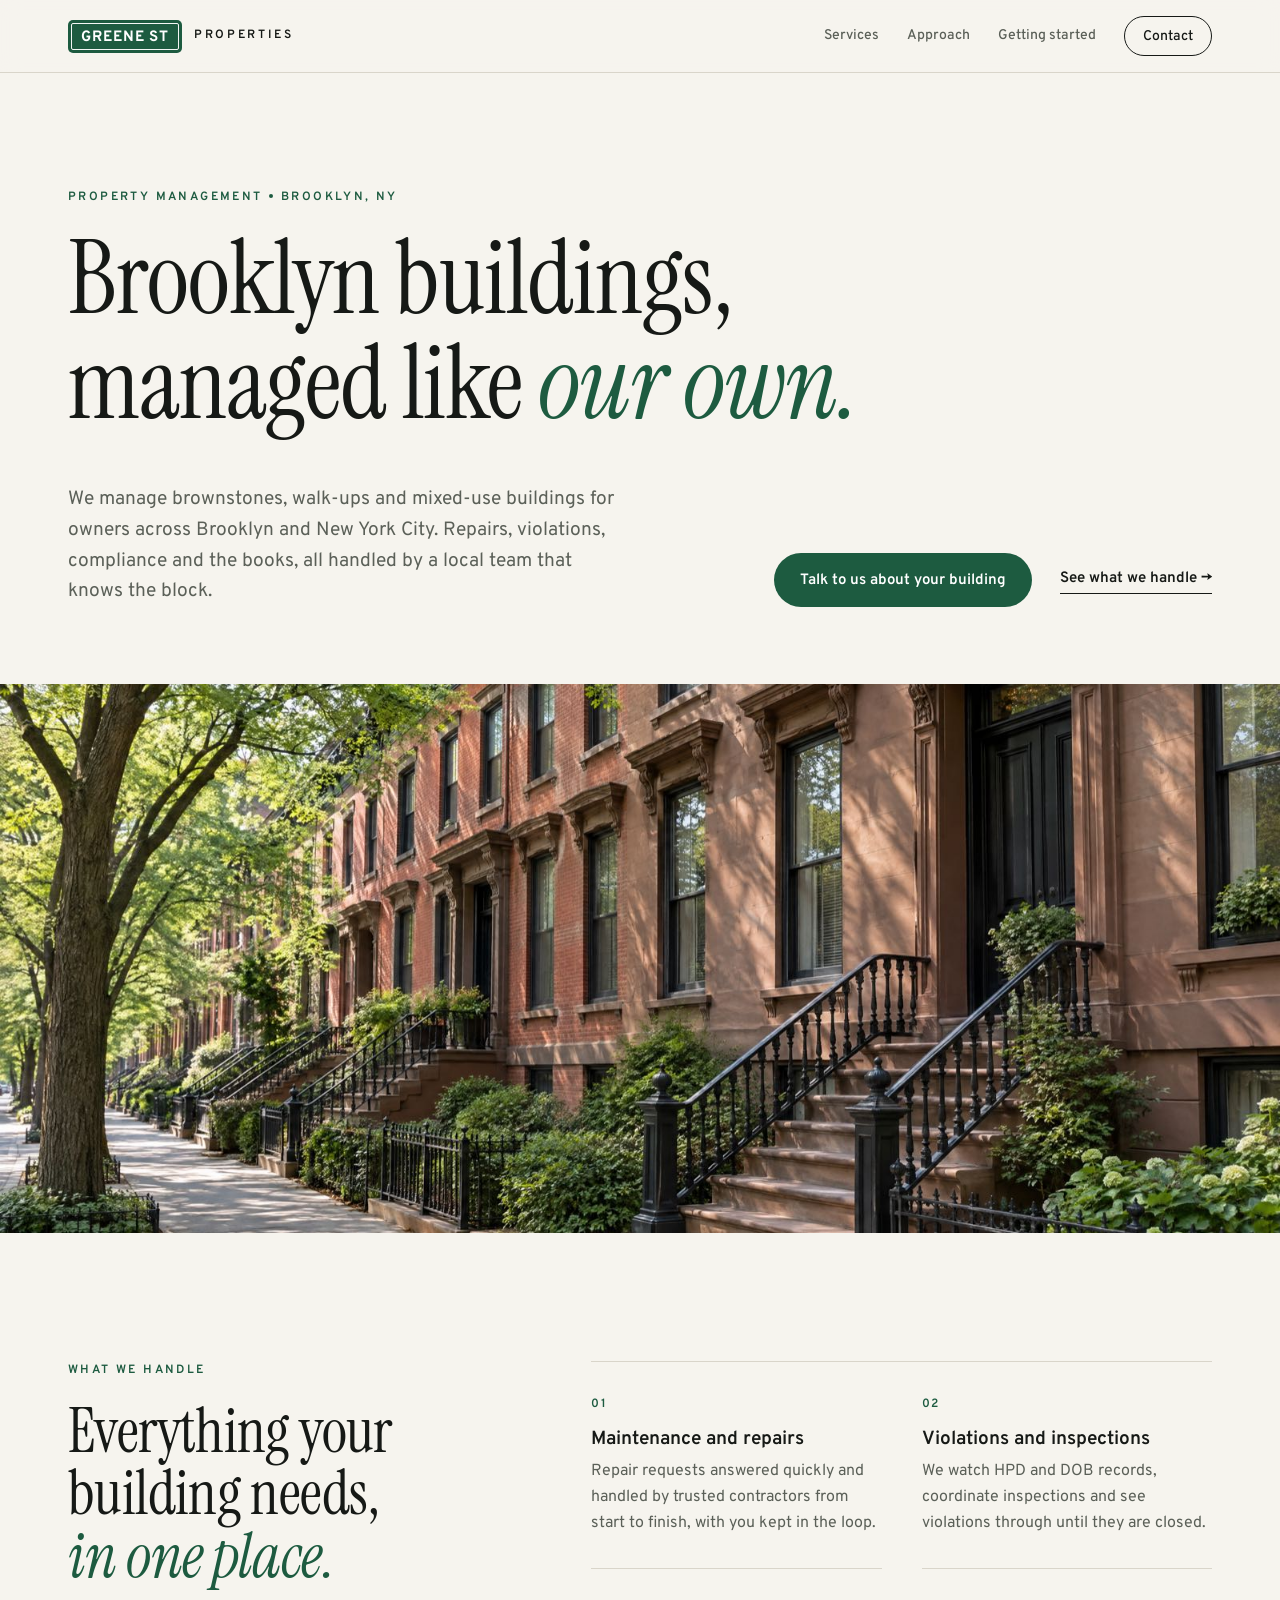
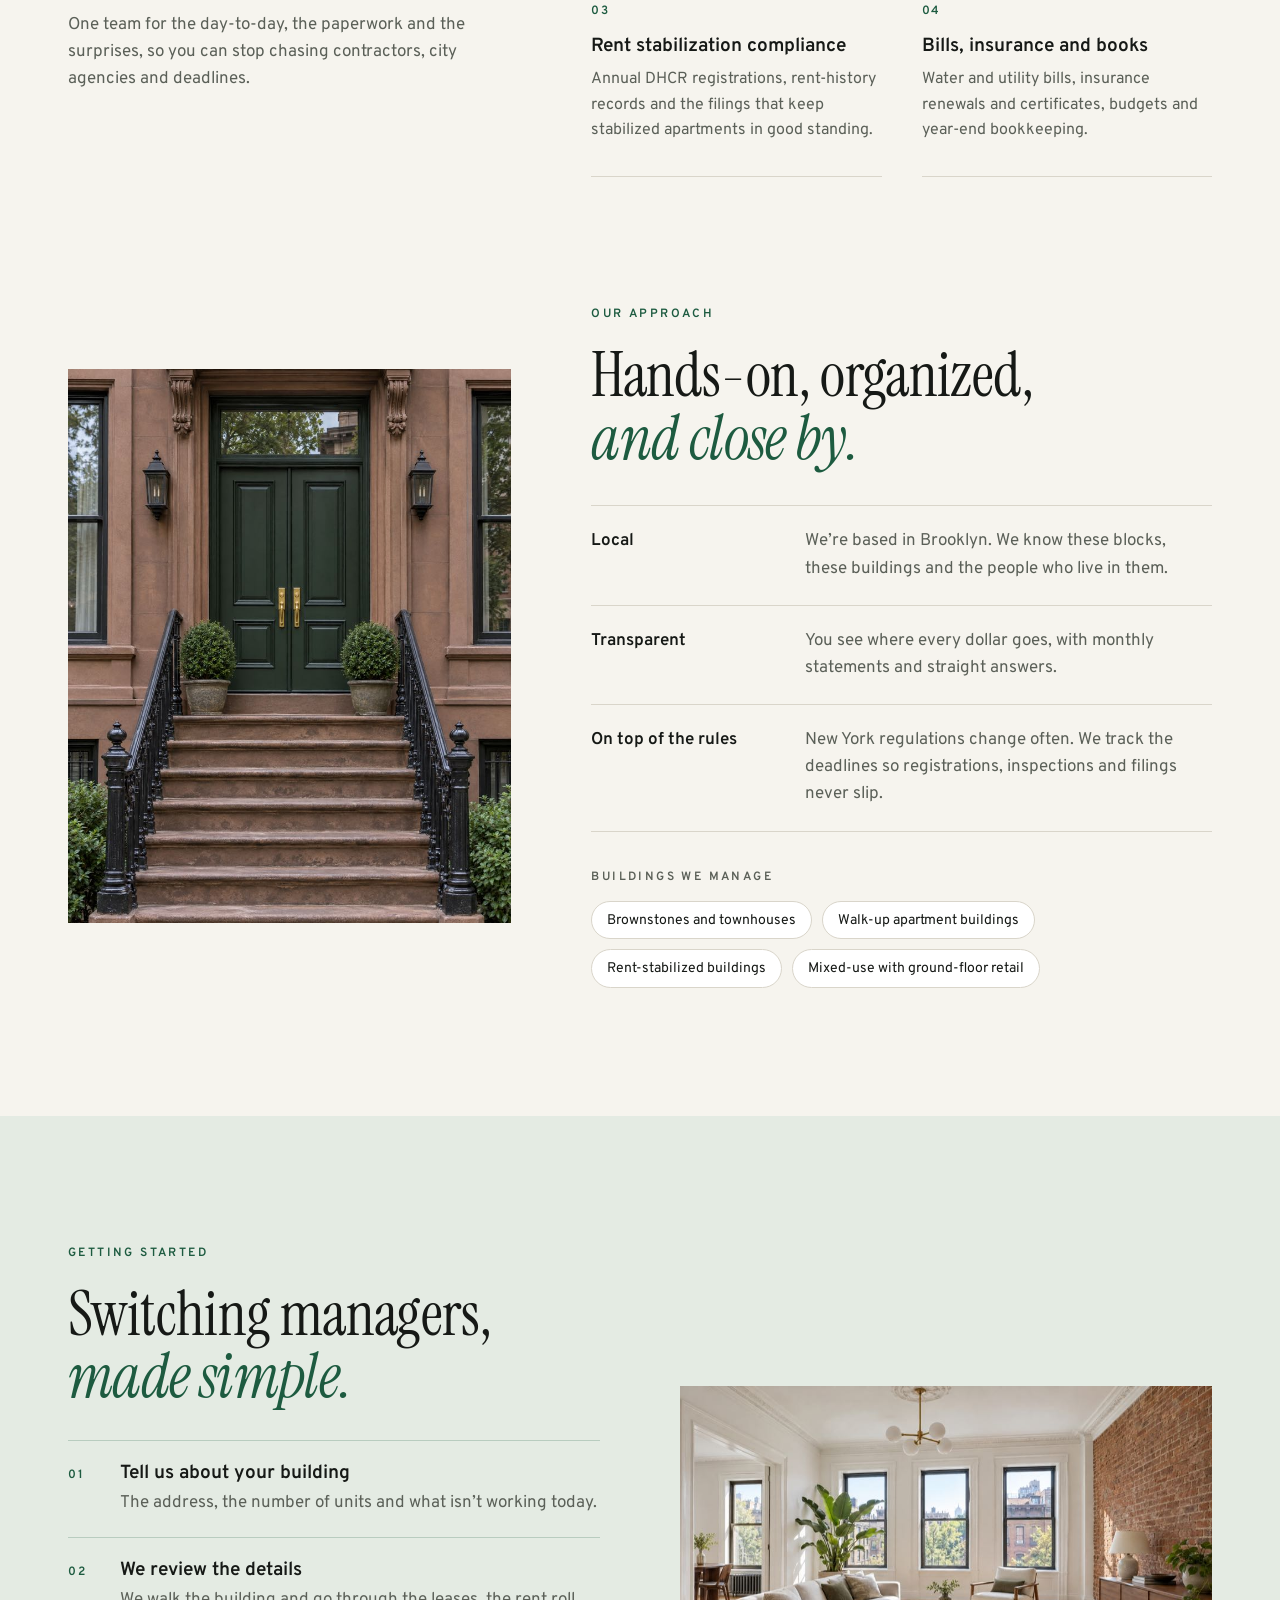
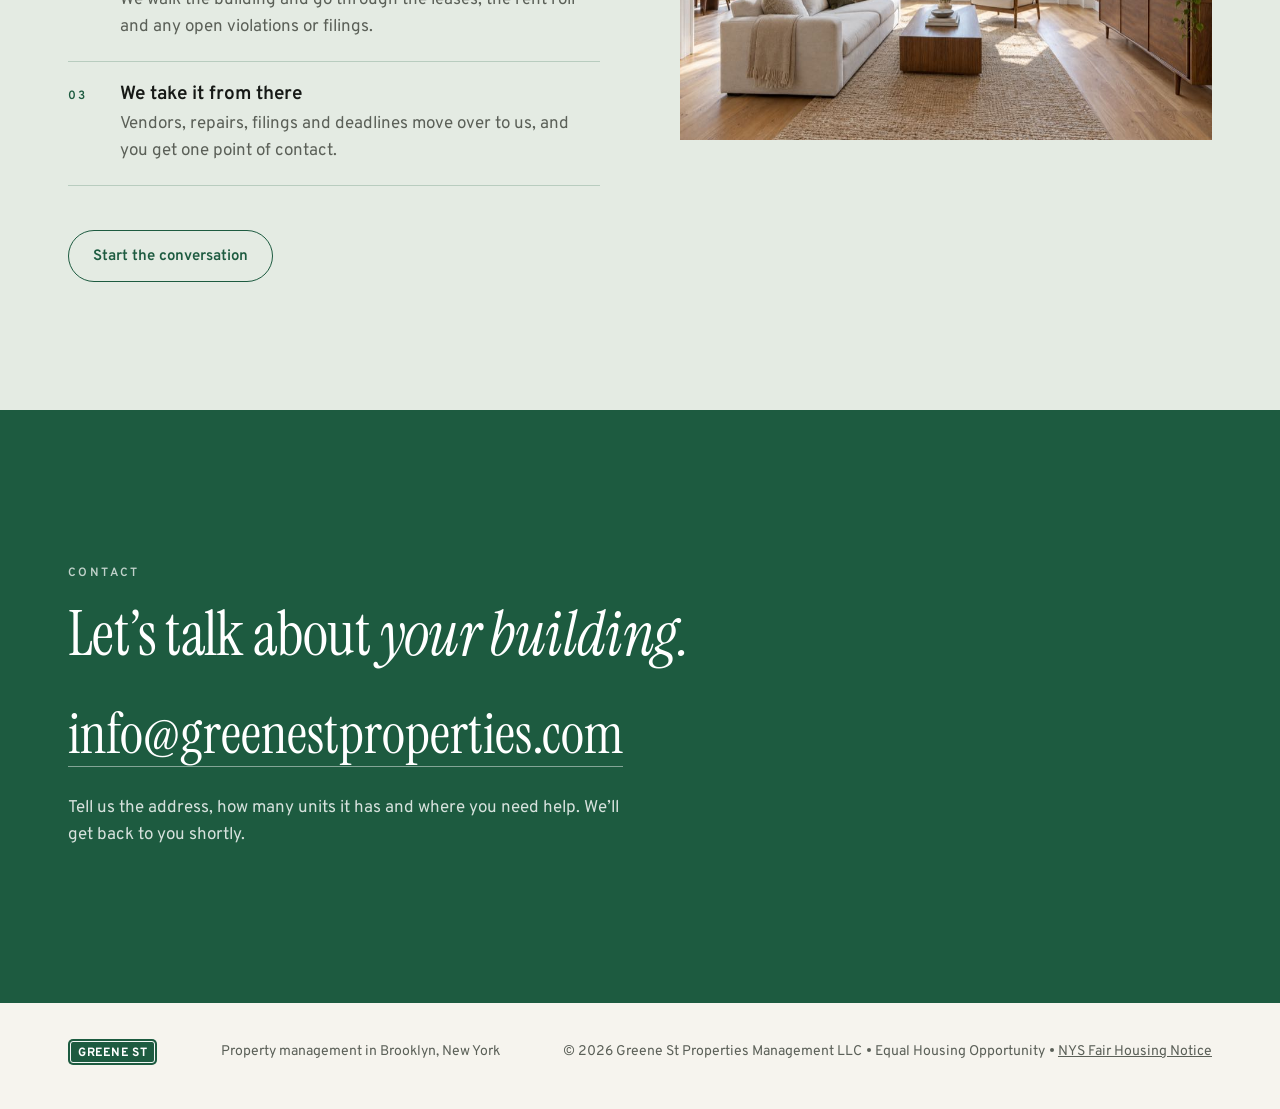
<file: index.html>
<!doctype html>
<html lang="en">
<head>
  <meta charset="utf-8">
  <meta name="viewport" content="width=device-width, initial-scale=1">
  <title>Greene St Properties | Property Management in Brooklyn, NY</title>
  <meta name="description" content="Property management for Brooklyn and NYC building owners: repairs, violations, rent-stabilization compliance and the books, handled by a local team.">
  <link rel="canonical" href="https://www.greenestproperties.com/">
  <meta name="theme-color" content="#1d5b40">

  <link rel="icon" href="apple-touch-icon.png" type="image/png" sizes="180x180">
  <link rel="icon" href="favicon.svg" type="image/svg+xml">
  <link rel="apple-touch-icon" href="apple-touch-icon.png">

  <meta property="og:type" content="website">
  <meta property="og:site_name" content="Greene St Properties">
  <meta property="og:title" content="Greene St Properties | Property Management in Brooklyn, NY">
  <meta property="og:description" content="Brownstones, walk-ups and mixed-use buildings, managed like our own. Repairs, violations, compliance and the books in Brooklyn and across NYC.">
  <meta property="og:url" content="https://www.greenestproperties.com/">
  <meta property="og:image" content="https://www.greenestproperties.com/assets/og.jpg">
  <meta property="og:image:width" content="1200">
  <meta property="og:image:height" content="630">
  <meta name="twitter:card" content="summary_large_image">

  <link rel="preconnect" href="https://fonts.googleapis.com">
  <link rel="preconnect" href="https://fonts.gstatic.com" crossorigin>
  <link rel="stylesheet" href="https://fonts.googleapis.com/css2?family=Instrument+Serif:ital@0;1&family=Overpass:wght@400;500;600;700&display=swap">
  <link rel="stylesheet" href="styles.css">

  <script type="application/ld+json">
  {
    "@context": "https://schema.org",
    "@type": "LocalBusiness",
    "name": "Greene St Properties",
    "legalName": "Greene St Properties Management LLC",
    "description": "Property management for brownstones, walk-ups and mixed-use buildings in Brooklyn and across New York City.",
    "url": "https://www.greenestproperties.com/",
    "email": "info@greenestproperties.com",
    "image": "https://www.greenestproperties.com/assets/og.jpg",
    "address": {
      "@type": "PostalAddress",
      "addressLocality": "Brooklyn",
      "addressRegion": "NY",
      "addressCountry": "US"
    },
    "areaServed": ["Brooklyn", "New York City"]
  }
  </script>
</head>
<body>
  <a class="skip" href="#main">Skip to content</a>

  <header class="site-header">
    <div class="wrap header-inner">
      <a class="brand" href="#top" aria-label="Greene St Properties, back to top">
        <span class="sign">Greene St</span>
        <span class="brand-sub">Properties</span>
      </a>
      <nav class="nav" aria-label="Main">
        <a href="#services">Services</a>
        <a href="#approach">Approach</a>
        <a href="#start">Getting started</a>
        <a class="nav-cta" href="#contact">Contact</a>
      </nav>
    </div>
  </header>

  <main id="main">
    <section class="hero" id="top">
      <div class="wrap">
        <p class="eyebrow"><span class="nowrap">Property management</span> <span class="sep" aria-hidden="true"></span> <span class="nowrap">Brooklyn, NY</span></p>
        <h1>Brooklyn buildings, <br class="br-wide">managed like <em>our own.</em></h1>
        <div class="hero-row">
          <p class="lede">We manage brownstones, walk-ups and mixed-use buildings for owners across Brooklyn and New York City. Repairs, violations, compliance and the books, all handled by a local team that knows the block.</p>
          <div class="hero-actions">
            <a class="btn-primary" href="mailto:info@greenestproperties.com?subject=Property%20management%20inquiry">Talk to us about your building</a>
            <a class="link-arrow" href="#services">See what we handle</a>
          </div>
        </div>
      </div>
      <figure class="hero-media">
        <img
          src="assets/street-1600.jpg"
          srcset="assets/street-900.jpg 900w, assets/street-1600.jpg 1600w, assets/street-2400.jpg 2400w"
          sizes="100vw"
          width="2688" height="1520"
          alt="A quiet, tree-lined Brooklyn street of brownstone rowhouses in morning light"
          fetchpriority="high">
      </figure>
    </section>

    <section class="services" id="services" aria-labelledby="services-title">
      <div class="wrap services-grid">
        <div class="section-head">
          <p class="eyebrow">What we handle</p>
          <h2 id="services-title">Everything your building needs, <em>in one place.</em></h2>
          <p class="section-note">One team for the day-to-day, the paperwork and the surprises, so you can stop chasing contractors, city agencies and deadlines.</p>
        </div>
        <ol class="service-list">
          <li>
            <span class="num">01</span>
            <h3>Maintenance and repairs</h3>
            <p>Repair requests answered quickly and handled by trusted contractors from start to finish, with you kept in the loop.</p>
          </li>
          <li>
            <span class="num">02</span>
            <h3>Violations and inspections</h3>
            <p>We watch HPD and DOB records, coordinate inspections and see violations through until they are closed.</p>
          </li>
          <li>
            <span class="num">03</span>
            <h3>Rent stabilization compliance</h3>
            <p>Annual DHCR registrations, rent-history records and the filings that keep stabilized apartments in good standing.</p>
          </li>
          <li>
            <span class="num">04</span>
            <h3>Bills, insurance and books</h3>
            <p>Water and utility bills, insurance renewals and certificates, budgets and year-end bookkeeping.</p>
          </li>
        </ol>
      </div>
    </section>

    <section class="approach" id="approach" aria-labelledby="approach-title">
      <div class="wrap approach-grid">
        <figure class="approach-media">
          <img
            src="assets/door-1200.jpg"
            srcset="assets/door-800.jpg 800w, assets/door-1200.jpg 1200w"
            sizes="(min-width: 960px) 40vw, 100vw"
            width="1792" height="2240"
            alt="A restored brownstone entrance with green double doors, a stone stoop and iron railings"
            loading="lazy">
        </figure>
        <div class="approach-copy">
          <p class="eyebrow">Our approach</p>
          <h2 id="approach-title">Hands-on, organized, <em>and close by.</em></h2>
          <dl class="principles">
            <div>
              <dt>Local</dt>
              <dd>We&rsquo;re based in Brooklyn. We know these blocks, these buildings and the people who live in them.</dd>
            </div>
            <div>
              <dt>Transparent</dt>
              <dd>You see where every dollar goes, with monthly statements and straight answers.</dd>
            </div>
            <div>
              <dt>On top of the rules</dt>
              <dd>New York regulations change often. We track the deadlines so registrations, inspections and filings never slip.</dd>
            </div>
          </dl>
          <p class="types-label">Buildings we manage</p>
          <ul class="tags">
            <li>Brownstones and townhouses</li>
            <li>Walk-up apartment buildings</li>
            <li>Rent-stabilized buildings</li>
            <li>Mixed-use with ground-floor retail</li>
          </ul>
        </div>
      </div>
    </section>

    <section class="start" id="start" aria-labelledby="start-title">
      <div class="wrap start-grid">
        <div class="start-copy">
          <p class="eyebrow">Getting started</p>
          <h2 id="start-title">Switching managers, <em>made simple.</em></h2>
          <ol class="steps">
            <li>
              <span class="num">01</span>
              <div>
                <h3>Tell us about your building</h3>
                <p>The address, the number of units and what isn&rsquo;t working today.</p>
              </div>
            </li>
            <li>
              <span class="num">02</span>
              <div>
                <h3>We review the details</h3>
                <p>We walk the building and go through the leases, the rent roll and any open violations or filings.</p>
              </div>
            </li>
            <li>
              <span class="num">03</span>
              <div>
                <h3>We take it from there</h3>
                <p>Vendors, repairs, filings and deadlines move over to us, and you get one point of contact.</p>
              </div>
            </li>
          </ol>
          <a class="btn-outline" href="mailto:info@greenestproperties.com?subject=Property%20management%20inquiry">Start the conversation</a>
        </div>
        <figure class="start-media">
          <img
            src="assets/interior-1600.jpg"
            srcset="assets/interior-900.jpg 900w, assets/interior-1600.jpg 1600w"
            sizes="(min-width: 960px) 46vw, 100vw"
            width="2048" height="1360"
            alt="A bright renovated apartment living room with oak floors, tall windows and an exposed brick wall"
            loading="lazy">
        </figure>
      </div>
    </section>

    <section class="contact" id="contact" aria-labelledby="contact-title">
      <div class="wrap">
        <p class="eyebrow">Contact</p>
        <h2 id="contact-title">Let&rsquo;s talk about <em>your building.</em></h2>
        <a class="contact-email" href="mailto:info@greenestproperties.com?subject=Property%20management%20inquiry">info@greenestproperties.com</a>
        <p class="contact-note">Tell us the address, how many units it has and where you need help. We&rsquo;ll get back to you shortly.</p>
      </div>
    </section>
  </main>

  <footer class="site-footer">
    <div class="wrap footer-inner">
      <span class="sign sign-sm" aria-hidden="true">Greene St</span>
      <p>Property management in Brooklyn, New York</p>
      <p>&copy; <span id="year">2026</span> Greene St Properties Management LLC <span class="sep" aria-hidden="true"></span> Equal Housing Opportunity <span class="sep" aria-hidden="true"></span> <a href="https://dos.ny.gov/fair-housing-notice" target="_blank" rel="noopener">NYS Fair Housing Notice</a></p>
    </div>
  </footer>

  <script>document.getElementById("year").textContent = new Date().getFullYear();</script>
</body>
</html>
</file>
<file: styles.css>
/* Metric-matched stand-ins so headlines don't re-wrap when Instrument Serif loads */
@font-face {
  font-family: "Instrument Serif Fallback";
  src: local("Times New Roman"), local("TimesNewRomanPSMT");
  size-adjust: 84.5%;
  ascent-override: 117.2%;
  descent-override: 36.7%;
}
@font-face {
  font-family: "Instrument Serif Fallback";
  font-style: italic;
  src: local("Times New Roman Italic"), local("TimesNewRomanPS-ItalicMT");
  size-adjust: 89.7%;
  ascent-override: 110.3%;
  descent-override: 34.5%;
}
@font-face {
  font-family: "Instrument Serif Fallback Android";
  src: local("Noto Serif"), local("NotoSerif-Regular");
  size-adjust: 71.2%;
  ascent-override: 139%;
  descent-override: 43.5%;
}
@font-face {
  font-family: "Instrument Serif Fallback Android";
  font-style: italic;
  src: local("Noto Serif Italic"), local("NotoSerif-Italic");
  size-adjust: 77.7%;
  ascent-override: 127.4%;
  descent-override: 39.9%;
}

:root {
  --paper: #f6f4ee;
  --ink: #161916;
  --muted: #5b6058;
  --rule: #d9d5ca;
  --green: #1d5b40;
  --green-deep: #123b29;
  --green-tint: #e4ebe3;
  --serif: "Instrument Serif", "Instrument Serif Fallback", "Instrument Serif Fallback Android", "Times New Roman", serif;
  --sans: "Overpass", "Helvetica Neue", Arial, sans-serif;
  --wrap: 1240px;
  --gutter: clamp(20px, 4vw, 48px);
  --header-h: 72px;
  color-scheme: light;
}

*, *::before, *::after { box-sizing: border-box; }

html {
  scroll-behavior: smooth;
  scroll-padding-top: calc(var(--header-h) + 8px);
  -webkit-text-size-adjust: 100%;
}

body {
  margin: 0;
  background: var(--paper);
  color: var(--ink);
  font-family: var(--sans);
  font-size: 17px;
  line-height: 1.6;
  -webkit-font-smoothing: antialiased;
}

img { display: block; max-width: 100%; height: auto; }
a { color: inherit; }
figure { margin: 0; }

.wrap {
  max-width: var(--wrap);
  margin: 0 auto;
  padding: 0 var(--gutter);
}

:focus-visible { outline: 2px solid var(--green); outline-offset: 3px; }
.contact :focus-visible { outline-color: #fff; }
.contact-email:focus-visible { border-bottom-color: #fff; }

.skip {
  position: absolute;
  left: -9999px;
  top: 12px;
  z-index: 20;
  background: var(--ink);
  color: #fff;
  padding: 8px 14px;
}
.skip:focus { left: 12px; }

/* Brand: a nod to the green NYC street sign */
.sign {
  display: inline-block;
  background: var(--green);
  color: #fff;
  font-family: var(--sans);
  font-weight: 700;
  font-size: 15px;
  line-height: 1;
  letter-spacing: 0.06em;
  text-transform: uppercase;
  white-space: nowrap;
  padding: 10px 13px 8px;
  border-radius: 5px;
  outline: 1.5px solid rgba(255, 255, 255, 0.95);
  outline-offset: -4px;
}

.sign-sm { font-size: 12px; padding: 8px 10px 6px; outline-offset: -3px; }

/* Header */
.site-header {
  position: sticky;
  top: 0;
  z-index: 10;
  background: rgba(246, 244, 238, 0.92);
  -webkit-backdrop-filter: saturate(140%) blur(10px);
  backdrop-filter: saturate(140%) blur(10px);
  border-bottom: 1px solid var(--rule);
}

.header-inner {
  display: flex;
  align-items: center;
  justify-content: space-between;
  gap: 16px;
  height: var(--header-h);
}

.brand {
  display: inline-flex;
  align-items: center;
  gap: 12px;
  text-decoration: none;
}

.brand-sub {
  font-size: 12px;
  font-weight: 600;
  letter-spacing: 0.22em;
  text-transform: uppercase;
}

.nav {
  display: flex;
  align-items: center;
  gap: 28px;
  font-size: 14px;
  font-weight: 500;
}

.nav a { text-decoration: none; color: var(--muted); transition: color 0.2s; }
.nav a:hover { color: var(--ink); }

.nav .nav-cta {
  color: var(--ink);
  border: 1px solid var(--ink);
  border-radius: 999px;
  padding: 9px 18px 7px;
  transition: background 0.2s, color 0.2s;
}
.nav .nav-cta:hover { background: var(--ink); color: var(--paper); }

/* Shared type */
.eyebrow {
  margin: 0 0 20px;
  font-size: 12px;
  font-weight: 600;
  letter-spacing: 0.2em;
  text-transform: uppercase;
  color: var(--green);
}

h1, h2 {
  margin: 0;
  font-family: var(--serif);
  font-weight: 400;
  line-height: 1.02;
  letter-spacing: -0.01em;
}

h1, h2 { text-wrap: balance; }
h1 { font-size: clamp(46px, 8vw, 112px); }
h2 { font-size: clamp(36px, 4.8vw, 64px); }
h1 em, h2 em { font-style: italic; color: var(--green); }

.br-wide { display: none; }
.nowrap { white-space: nowrap; }

.sep {
  display: inline-block;
  width: 4px;
  height: 4px;
  margin: 0 0.1em;
  border-radius: 50%;
  background: currentColor;
  vertical-align: middle;
  transform: translateY(-1px);
}
/* Letter-spacing pads the left gap only, so even it out */
.eyebrow .sep { margin: 0 0.25em 0 0.05em; }

.link-arrow {
  font-size: 15px;
  font-weight: 600;
  text-decoration: none;
  border-bottom: 1px solid currentColor;
  padding-bottom: 2px;
}
.link-arrow::after { content: " \2192"; }
.link-arrow:hover { color: var(--green); }

/* Hero */
.hero { padding-top: clamp(56px, 9vw, 120px); }

.hero-row {
  display: grid;
  gap: 28px;
  margin-top: clamp(28px, 4vw, 48px);
  padding-bottom: clamp(44px, 6vw, 80px);
}

.lede {
  margin: 0;
  max-width: 46ch;
  font-size: clamp(18px, 1.5vw, 20px);
  color: var(--muted);
}

.hero-actions {
  display: flex;
  flex-wrap: wrap;
  align-items: center;
  gap: 16px 28px;
}

.btn-primary {
  display: inline-block;
  background: var(--green);
  color: #fff;
  text-decoration: none;
  font-size: 15px;
  font-weight: 600;
  padding: 16px 26px 14px;
  border-radius: 999px;
  transition: background 0.2s;
}
.btn-primary:hover { background: var(--green-deep); }

.hero-media img {
  width: 100%;
  aspect-ratio: 4 / 3;
  object-fit: cover;
}

/* Services */
.services { padding: clamp(80px, 10vw, 140px) 0; }

.services-grid { display: grid; gap: 48px; }

.section-note {
  margin: 24px 0 0;
  max-width: 40ch;
  color: var(--muted);
}

.service-list {
  list-style: none;
  margin: 0;
  padding: 0;
  display: grid;
  border-top: 1px solid var(--rule);
}

.service-list li {
  padding: 28px 0 32px;
  border-bottom: 1px solid var(--rule);
}

.num {
  font-size: 12px;
  font-weight: 600;
  letter-spacing: 0.14em;
  color: var(--green);
}

.service-list h3 {
  margin: 10px 0 8px;
  font-size: 19px;
  font-weight: 600;
  line-height: 1.3;
}

.service-list p { margin: 0; font-size: 16px; color: var(--muted); }

/* Approach */
.approach { padding: 0 0 clamp(80px, 10vw, 140px); }

.approach-grid { display: grid; gap: 48px; align-items: center; }

.approach-media img {
  width: 100%;
  aspect-ratio: 4 / 5;
  object-fit: cover;
}

.principles {
  margin: 36px 0 0;
  border-top: 1px solid var(--rule);
}

.principles div {
  display: grid;
  gap: 4px;
  padding: 22px 0;
  border-bottom: 1px solid var(--rule);
}

.principles dt { font-weight: 600; }
.principles dd { margin: 0; color: var(--muted); }

.types-label {
  margin: 36px 0 14px;
  font-size: 12px;
  font-weight: 600;
  letter-spacing: 0.2em;
  text-transform: uppercase;
  color: var(--muted);
}

.tags {
  list-style: none;
  margin: 0;
  padding: 0;
  display: flex;
  flex-wrap: wrap;
  gap: 10px;
}

.tags li {
  font-size: 14px;
  padding: 8px 15px 6px;
  border: 1px solid var(--rule);
  border-radius: 999px;
  background: #fff;
}

/* Getting started */
.start {
  background: var(--green-tint);
  padding: clamp(80px, 10vw, 140px) 0;
}

.start-grid { display: grid; gap: 48px; align-items: center; }

.steps {
  list-style: none;
  margin: 32px 0 36px;
  padding: 0;
  border-top: 1px solid rgba(29, 91, 64, 0.22);
}

.steps li {
  display: grid;
  grid-template-columns: 44px 1fr;
  gap: 8px;
  padding: 20px 0;
  border-bottom: 1px solid rgba(29, 91, 64, 0.22);
}

.steps .num { padding-top: 5px; }
.steps h3 { margin: 0 0 4px; font-size: 19px; font-weight: 600; line-height: 1.3; }
.steps p { margin: 0; color: var(--muted); }

.btn-outline {
  display: inline-block;
  margin-top: 8px;
  color: var(--green);
  text-decoration: none;
  font-size: 15px;
  font-weight: 600;
  padding: 14px 24px 12px;
  border: 1px solid var(--green);
  border-radius: 999px;
  transition: background 0.2s, color 0.2s;
}
.btn-outline:hover { background: var(--green); color: #fff; }

.start-media img {
  width: 100%;
  aspect-ratio: 3 / 2;
  object-fit: cover;
}

/* Contact */
.contact {
  background: var(--green);
  color: #fff;
  padding: clamp(88px, 12vw, 160px) 0;
}

.contact .eyebrow { color: rgba(255, 255, 255, 0.72); }
.contact h2 em { color: #fff; }

.contact-email {
  display: inline-block;
  margin-top: 36px;
  font-family: var(--serif);
  font-size: clamp(25px, 4.6vw, 56px);
  line-height: 1.15;
  text-decoration: none;
  border-bottom: 1px solid rgba(255, 255, 255, 0.45);
  overflow-wrap: anywhere;
  transition: border-color 0.2s;
}
.contact-email:hover { border-bottom-color: #fff; }

.contact-note {
  margin: 28px 0 0;
  max-width: 52ch;
  color: rgba(255, 255, 255, 0.82);
}

/* Footer */
.site-footer { padding: 36px 0 44px; }

.footer-inner {
  display: flex;
  flex-wrap: wrap;
  align-items: center;
  justify-content: space-between;
  gap: 14px 32px;
  font-size: 14px;
  color: var(--muted);
}
.footer-inner p { margin: 0; }

/* Larger screens */
@media (min-width: 640px) {
  .service-list { grid-template-columns: 1fr 1fr; column-gap: 40px; }
  .principles div { grid-template-columns: 190px 1fr; gap: 24px; }
}

@media (min-width: 700px) {
  .hero-media img { aspect-ratio: 21 / 9; }
}

@media (min-width: 900px) {
  .br-wide { display: inline; }
  .hero-row {
    grid-template-columns: minmax(0, 1.15fr) minmax(0, 1fr);
    align-items: end;
    gap: 64px;
  }
  .hero-actions { justify-content: flex-end; }
}

@media (min-width: 960px) {
  .services-grid { grid-template-columns: 5fr 7fr; gap: 80px; }
  .section-head { position: sticky; top: calc(var(--header-h) + 48px); align-self: start; }
  .approach-grid { grid-template-columns: 5fr 7fr; gap: 80px; }
  .start-grid { grid-template-columns: 1fr 1fr; gap: 80px; }
}

/* Small phones */
@media (max-width: 760px) {
  .nav a:not(.nav-cta) { display: none; }
}

@media (max-width: 400px) {
  .brand { gap: 9px; }
  .brand-sub { font-size: 11px; letter-spacing: 0.16em; }
  .sign { font-size: 13px; padding: 9px 11px 7px; }
  .nav .nav-cta { padding: 8px 14px 6px; }
  .eyebrow { font-size: 11px; letter-spacing: 0.16em; }
}

@media (prefers-reduced-motion: reduce) {
  html { scroll-behavior: auto; }
  * { transition: none !important; }
}
</file>
